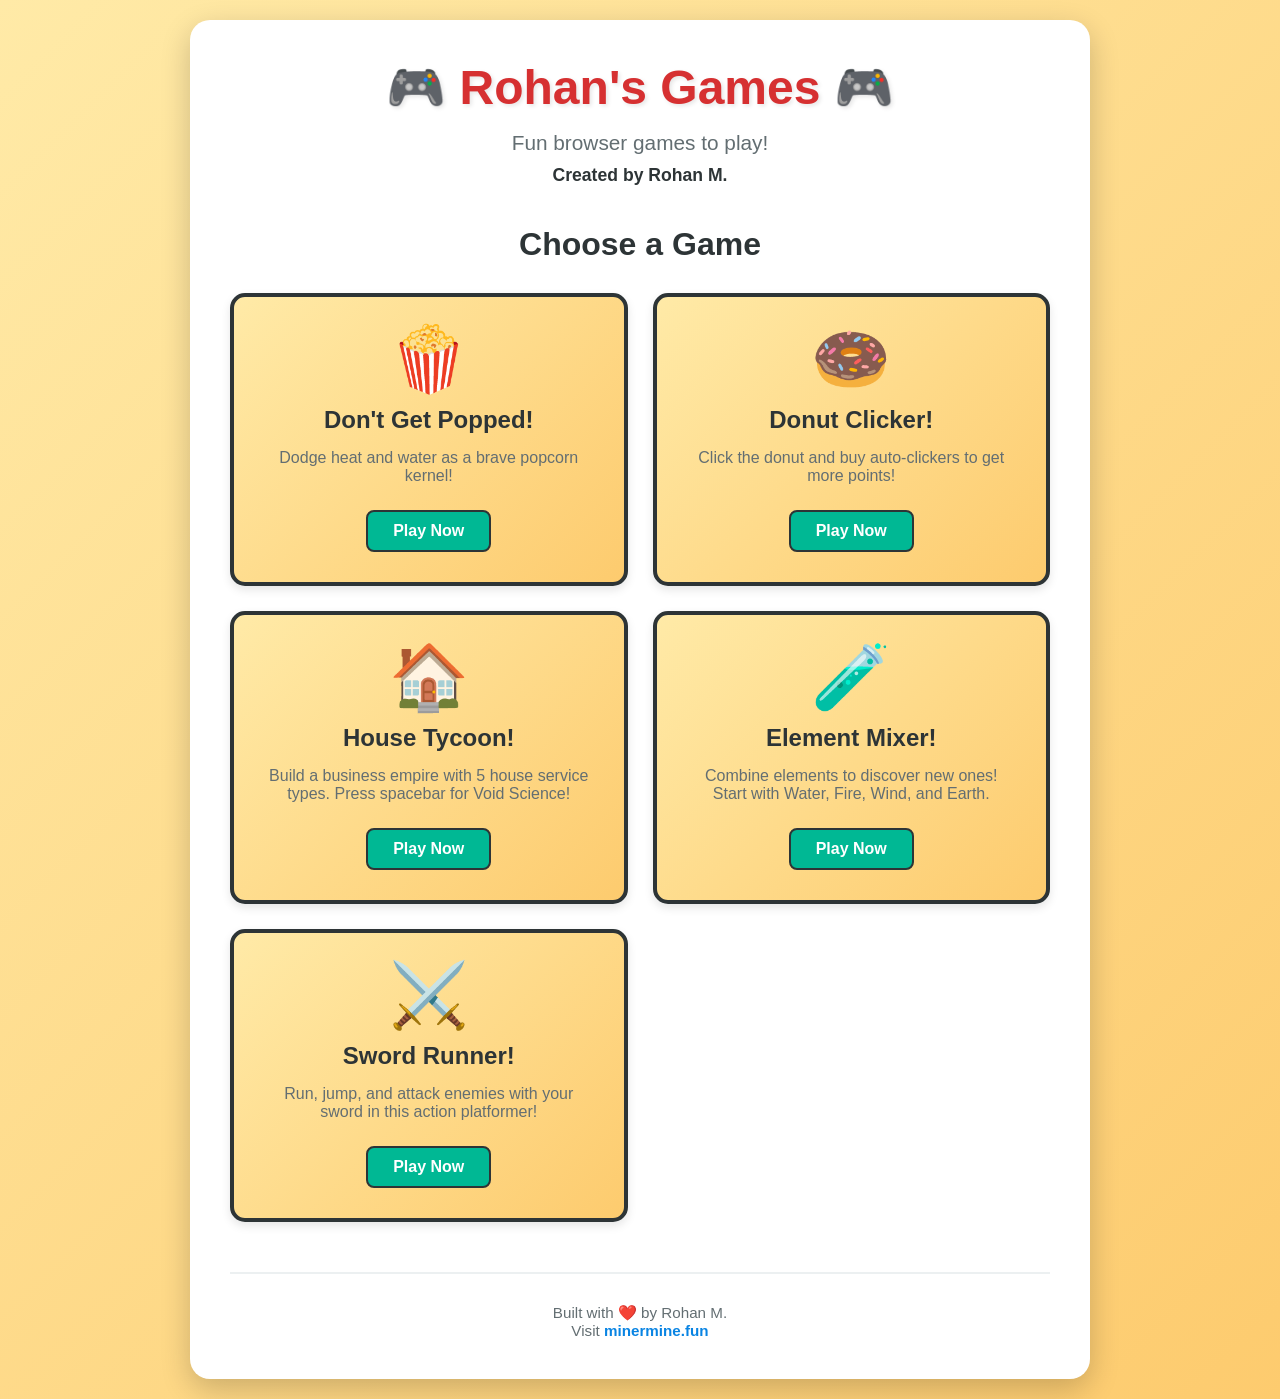
<file: index.html>
<!DOCTYPE html>
<html lang="en">
<head>
    <meta charset="UTF-8">
    <meta name="viewport" content="width=device-width, initial-scale=1.0">
    <title>Rohan's Games 🎮</title>
    <link rel="stylesheet" href="homepage.css">
</head>
<body>
    <div class="main-container">
        <header class="site-header">
            <h1>🎮 Rohan's Games 🎮</h1>
            <p class="subtitle">Fun browser games to play!</p>
            <p class="byline">Created by Rohan M.</p>
        </header>

        <section class="games-section">
            <h2>Choose a Game</h2>
            
            <div class="games-grid">
                <!-- Game 1: Don't Get Popped -->
                <a href="games/dont-get-popped/index.html" class="game-card">
                    <div class="game-icon">🍿</div>
                    <h3>Don't Get Popped!</h3>
                    <p>Dodge heat and water as a brave popcorn kernel!</p>
                    <div class="play-btn">Play Now</div>
                </a>

                <!-- Game 2: Donut Clicker -->
                <a href="games/click-frenzy/index.html" class="game-card">
                    <div class="game-icon">🍩</div>
                    <h3>Donut Clicker!</h3>
                    <p>Click the donut and buy auto-clickers to get more points!</p>
                    <div class="play-btn">Play Now</div>
                </a>

                <!-- Game 3: House Tycoon -->
                <a href="games/house-tycoon/index.html" class="game-card">
                    <div class="game-icon">🏠</div>
                    <h3>House Tycoon!</h3>
                    <p>Build a business empire with 5 house service types. Press spacebar for Void Science!</p>
                    <div class="play-btn">Play Now</div>
                </a>

                <!-- Game 4: Element Mixer -->
                <a href="games/element-mixer/index.html" class="game-card">
                    <div class="game-icon">🧪</div>
                    <h3>Element Mixer!</h3>
                    <p>Combine elements to discover new ones! Start with Water, Fire, Wind, and Earth.</p>
                    <div class="play-btn">Play Now</div>
                </a>

                <!-- Game 5: Sword Runner -->
                <a href="games/sword-runner/index.html" class="game-card">
                    <div class="game-icon">⚔️</div>
                    <h3>Sword Runner!</h3>
                    <p>Run, jump, and attack enemies with your sword in this action platformer!</p>
                    <div class="play-btn">Play Now</div>
                </a>
            </div>
        </section>

        <footer class="footer">
            <p>Built with ❤️ by Rohan M.</p>
            <p>Visit <a href="https://minermine.fun">minermine.fun</a></p>
        </footer>
    </div>
</body>
</html>
</file>
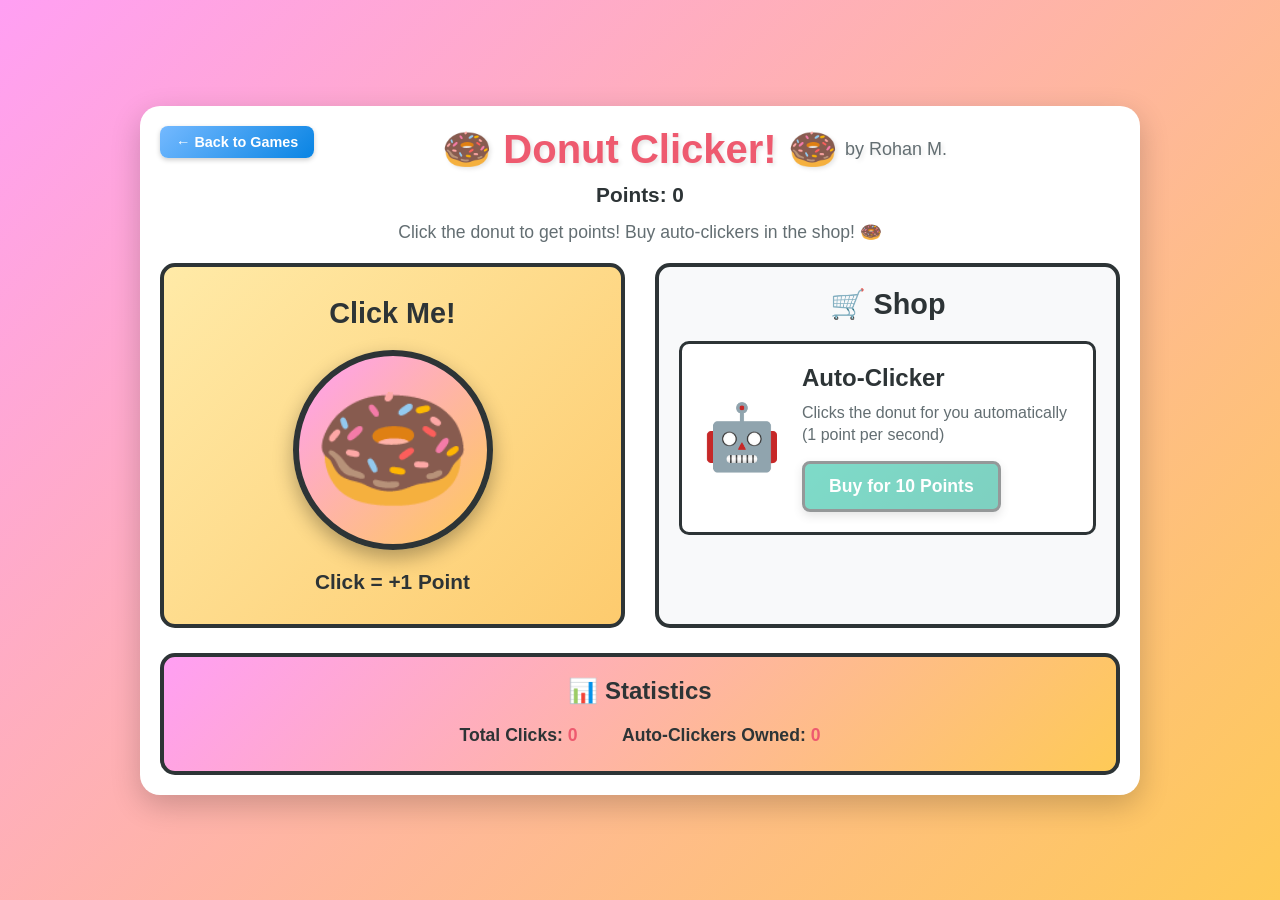
<file: games/click-frenzy/index.html>
<!DOCTYPE html>
<html lang="en">
<head>
    <meta charset="UTF-8">
    <meta name="viewport" content="width=device-width, initial-scale=1.0, maximum-scale=1.0, user-scalable=no">
    <title>Donut Clicker! 🍩</title>
    <link rel="stylesheet" href="style.css">
</head>
<body>
    <div class="game-container">
        <div class="header">
            <h1><span class="title-text">🍩 Donut Clicker! 🍩</span><span class="byline">by Rohan M.</span></h1>
            <div class="stats">
                <div class="score">Points: <span id="points">0</span></div>
            </div>
            <a href="../../index.html" class="back-btn">← Back to Games</a>
        </div>
        
        <div class="game-info">
            <p>Click the donut to get points! Buy auto-clickers in the shop! 🍩</p>
        </div>
        
        <div class="game-area">
            <!-- Main clicker -->
            <div class="clicker-section">
                <h2>Click Me!</h2>
                <button id="donutBtn" class="donut-btn">
                    <span class="donut-emoji">🍩</span>
                </button>
                <div class="click-info">Click = +1 Point</div>
            </div>
            
            <!-- Shop -->
            <div class="shop-section">
                <h2>🛒 Shop</h2>
                
                <div class="shop-item">
                    <div class="shop-icon">🤖</div>
                    <div class="shop-info">
                        <div class="shop-name">Auto-Clicker</div>
                        <div class="shop-desc">Clicks the donut for you automatically (1 point per second)</div>
                        <button id="buyAutoClicker" class="buy-btn">
                            Buy for <span id="autoClickerCost">10</span> Points
                        </button>
                    </div>
                </div>
            </div>
        </div>
        
        <!-- Particles container -->
        <div id="particlesContainer" class="particles-container"></div>
        
        <!-- Stats panel -->
        <div class="stats-panel">
            <h3>📊 Statistics</h3>
            <div class="stat-item">Total Clicks: <span id="totalClicks">0</span></div>
            <div class="stat-item">Auto-Clickers Owned: <span id="autoClickers">0</span></div>
        </div>
    </div>
    
    <script src="game.js"></script>
</body>
</html>
</file>
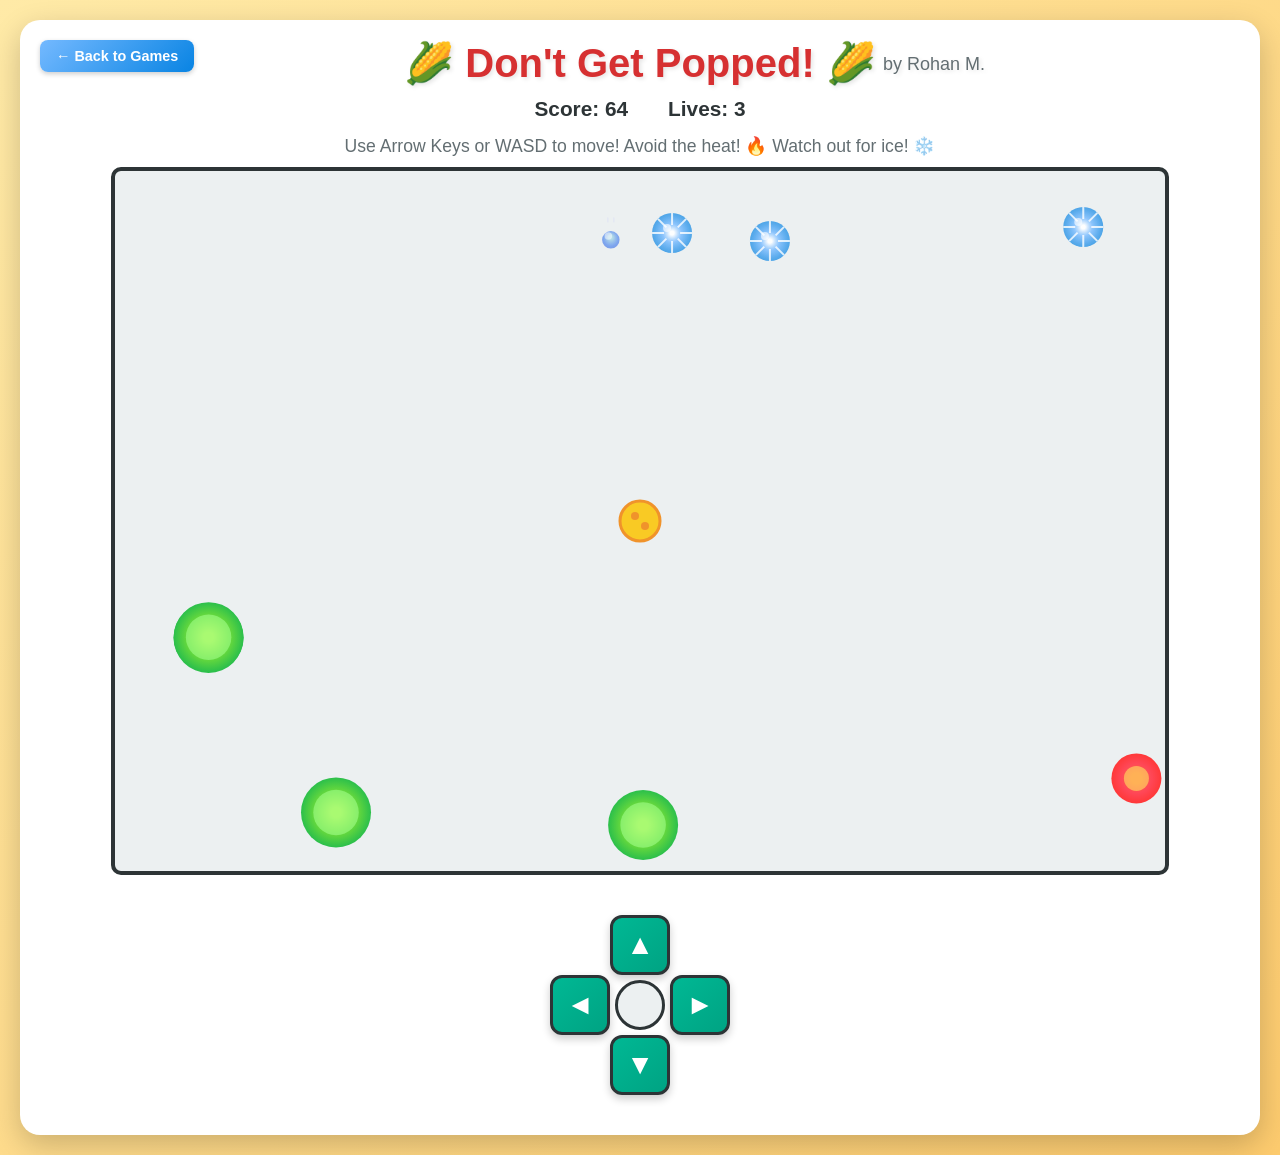
<file: games/dont-get-popped/index.html>
<!DOCTYPE html>
<html lang="en">
<head>
    <meta charset="UTF-8">
    <meta name="viewport" content="width=device-width, initial-scale=1.0, maximum-scale=1.0, user-scalable=no">
    <title>Don't Get Popped! 🍿</title>
    <link rel="stylesheet" href="style.css">
</head>
<body>
    <div class="game-container">
        <div class="header">
            <h1><span class="title-text">🌽 Don't Get Popped! 🌽</span><span class="byline">by Rohan M.</span></h1>
            <div class="stats">
                <div class="score">Score: <span id="score">0</span></div>
                <div class="lives">Lives: <span id="lives">3</span></div>
                <button id="addLifeBtn" class="add-life-btn hidden">+ Life</button>
            </div>
            <a href="../../index.html" class="back-btn">← Back to Games</a>
        </div>
        
        <div class="game-info">
            <p id="controlsText">Use Arrow Keys or WASD to move! Avoid the heat! 🔥 Watch out for ice! ❄️</p>
        </div>
        
        <canvas id="gameCanvas"></canvas>
        
        <!-- Mobile Controls -->
        <div id="mobileControls" class="mobile-controls hidden">
            <div class="dpad">
                <button class="dpad-btn dpad-up" data-direction="up">▲</button>
                <button class="dpad-btn dpad-down" data-direction="down">▼</button>
                <button class="dpad-btn dpad-left" data-direction="left">◄</button>
                <button class="dpad-btn dpad-right" data-direction="right">►</button>
                <div class="dpad-center"></div>
            </div>
        </div>
        
        <div id="gameOver" class="game-over hidden">
            <h2>Game Over! 🍿</h2>
            <p>You got popped!</p>
            <p>Final Score: <span id="finalScore">0</span></p>
            <button id="restartBtn">Play Again</button>
        </div>
    </div>
    
    <script src="game.js"></script>
</body>
</html>
</file>
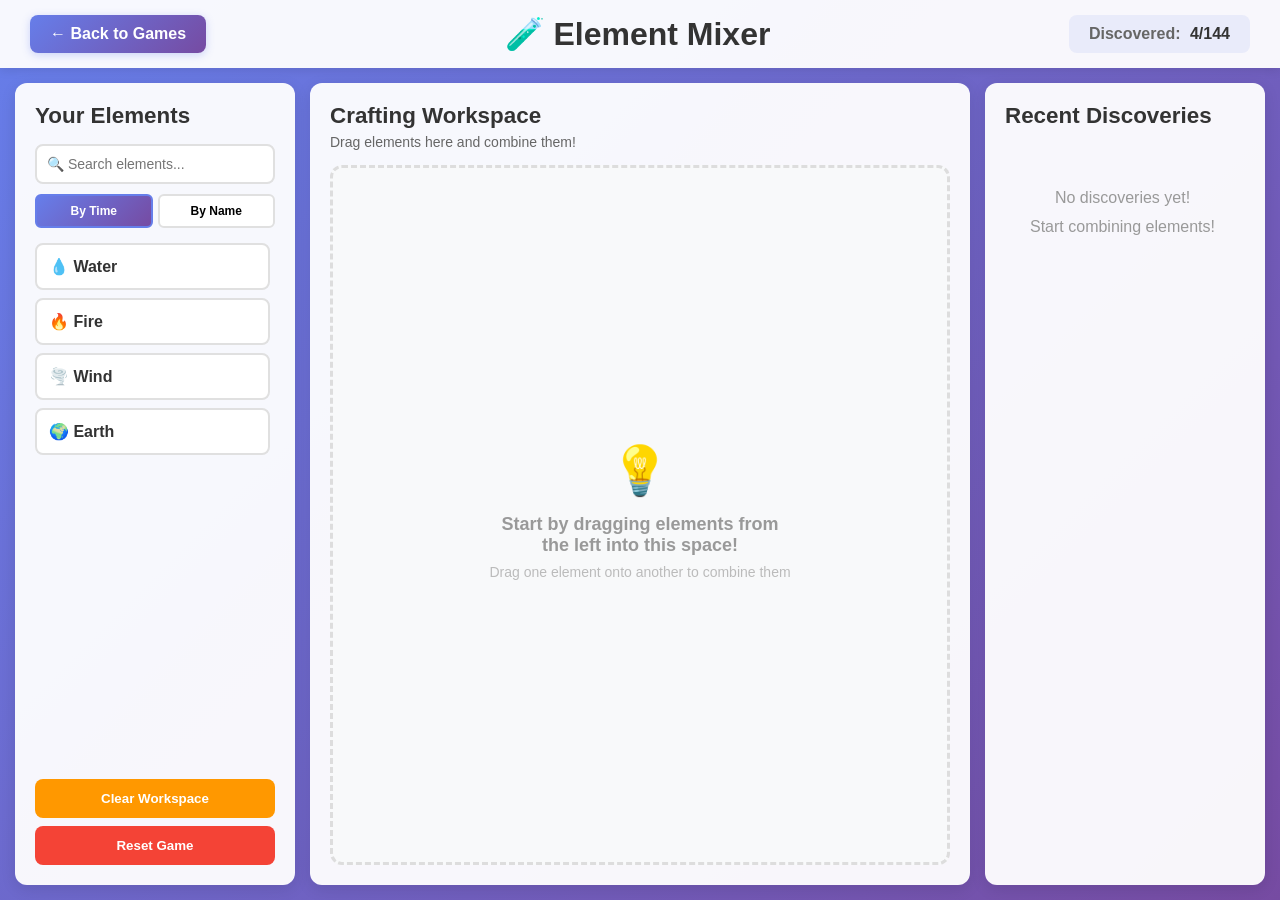
<file: games/element-mixer/index.html>
<!DOCTYPE html>
<html lang="en">
<head>
    <meta charset="UTF-8">
    <meta name="viewport" content="width=device-width, initial-scale=1.0">
    <title>Element Mixer - Rohan's Games</title>
    <link rel="stylesheet" href="style.css">
</head>
<body>
    <div class="game-container">
        <header class="game-header">
            <a href="../../index.html" class="back-btn">← Back to Games</a>
            <h1>🧪 Element Mixer</h1>
            <div class="stats">
                <span class="stat">
                    <span class="stat-label">Discovered:</span>
                    <span id="discovered-count">4</span>/<span id="total-count">100+</span>
                </span>
            </div>
        </header>

        <div class="main-content">
            <!-- Left Sidebar: Element List -->
            <aside class="sidebar">
                <h2>Your Elements</h2>
                <div class="search-box">
                    <input type="text" id="search-input" placeholder="🔍 Search elements...">
                </div>
                <div class="sort-buttons">
                    <button class="sort-btn active" data-sort="time">By Time</button>
                    <button class="sort-btn" data-sort="name">By Name</button>
                </div>
                <div id="element-list" class="element-list">
                    <!-- Elements will be populated by JavaScript -->
                </div>
                <button id="clear-workspace" class="clear-btn">Clear Workspace</button>
                <button id="reset-game" class="reset-btn">Reset Game</button>
            </aside>

            <!-- Center: Crafting Workspace -->
            <main class="workspace">
                <div class="workspace-header">
                    <h3>Crafting Workspace</h3>
                    <p class="instruction">Drag elements here and combine them!</p>
                </div>
                <div id="workspace" class="workspace-canvas">
                    <div class="hint">
                        <span class="hint-icon">💡</span>
                        <p>Start by dragging elements from the left into this space!</p>
                        <p class="hint-sub">Drag one element onto another to combine them</p>
                    </div>
                </div>
            </main>

            <!-- Right Sidebar: Recent Discoveries -->
            <aside class="discoveries">
                <h2>Recent Discoveries</h2>
                <div id="discoveries-list" class="discoveries-list">
                    <p class="no-discoveries">No discoveries yet!<br>Start combining elements!</p>
                </div>
            </aside>
        </div>

        <!-- Combination Result Popup -->
        <div id="result-popup" class="result-popup hidden">
            <div class="result-content">
                <div class="result-icon">✨</div>
                <div id="result-element" class="result-element"></div>
                <div id="result-message" class="result-message"></div>
            </div>
        </div>
    </div>

    <script src="game.js"></script>
</body>
</html>
</file>
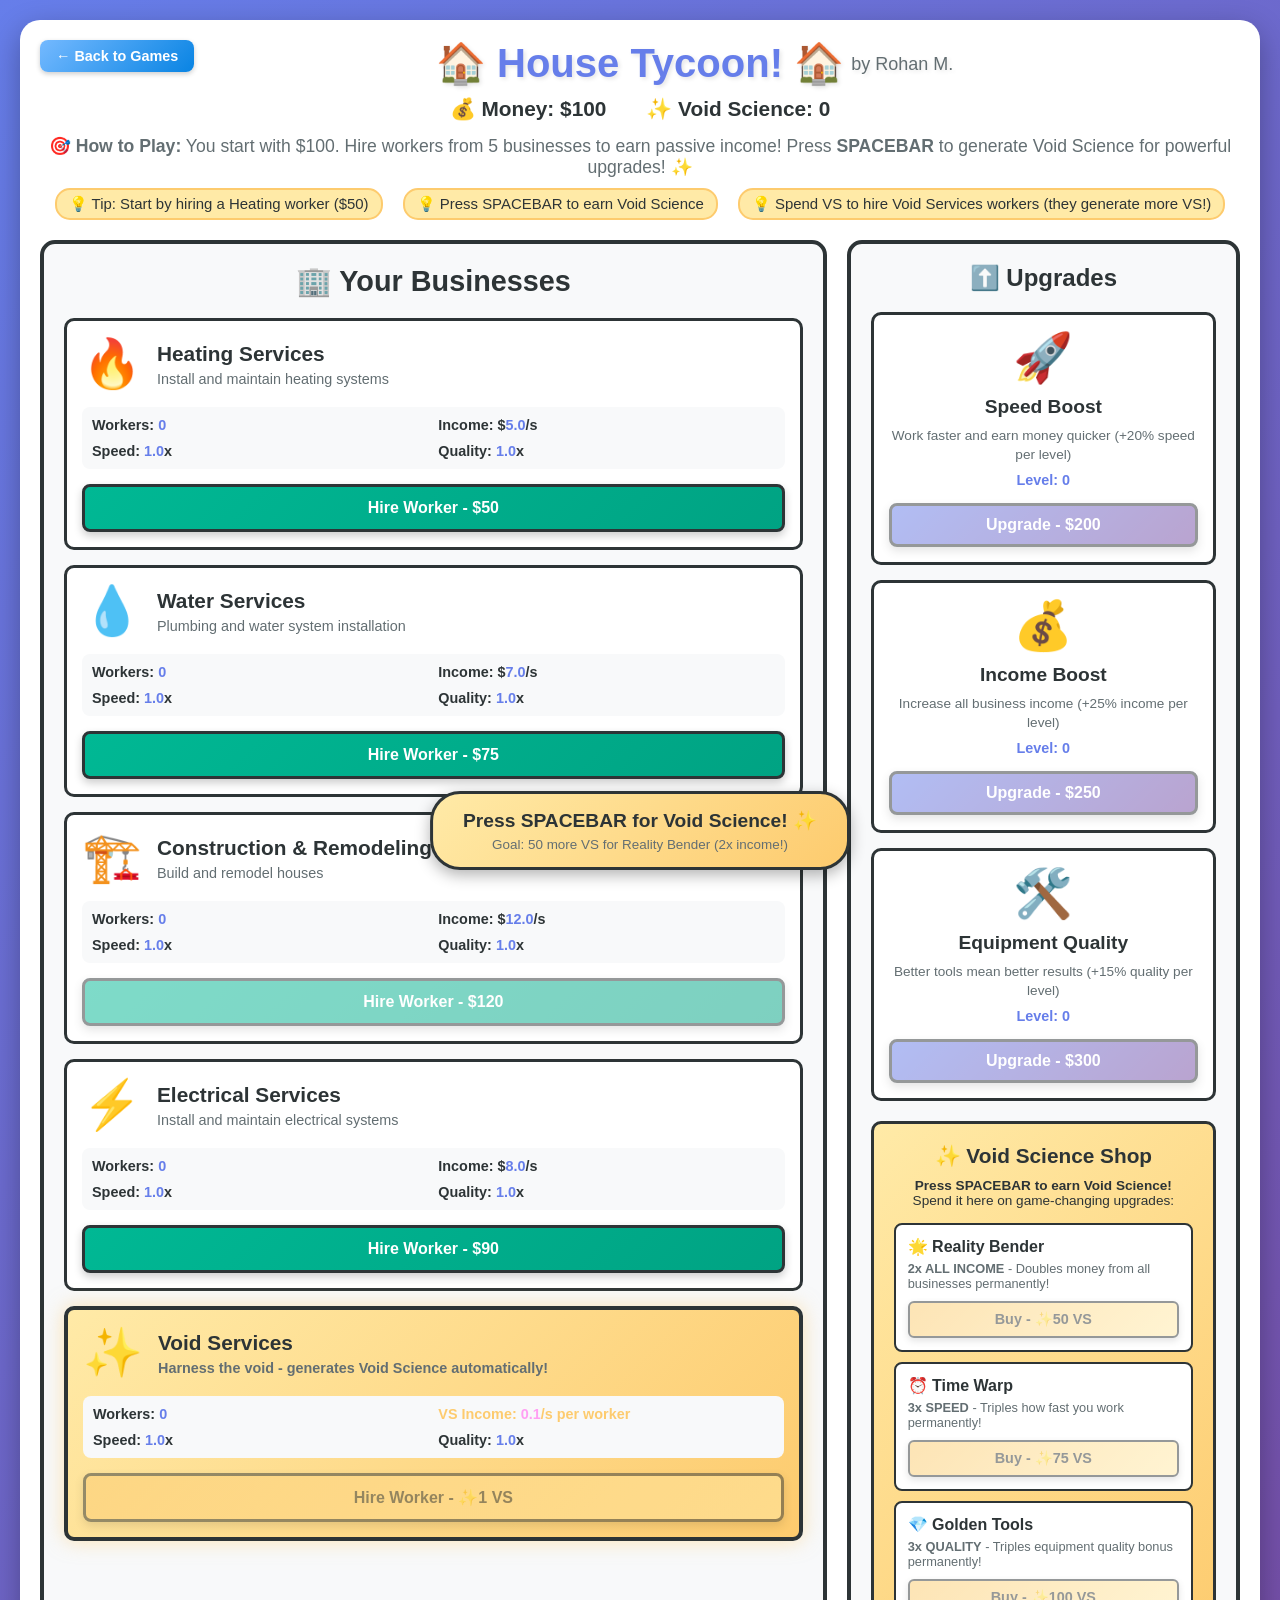
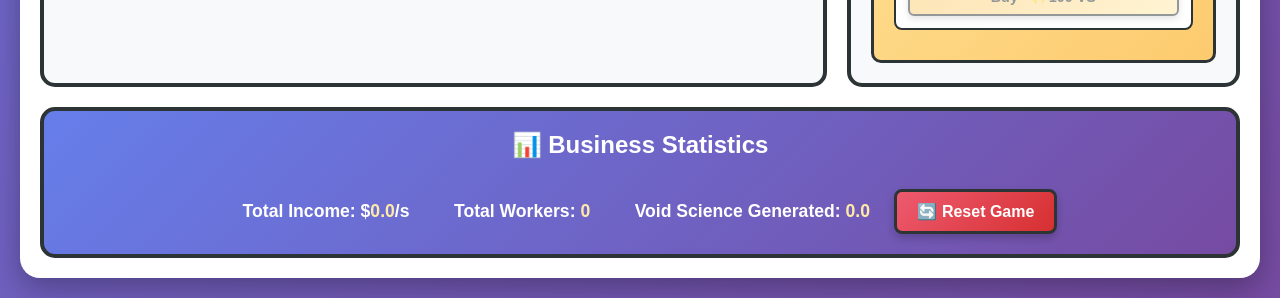
<file: games/house-tycoon/index.html>
<!DOCTYPE html>
<html lang="en">
<head>
    <meta charset="UTF-8">
    <meta name="viewport" content="width=device-width, initial-scale=1.0, maximum-scale=1.0, user-scalable=no">
    <title>House Tycoon! 🏠</title>
    <link rel="stylesheet" href="style.css">
</head>
<body>
    <div class="game-container">
        <div class="header">
            <h1><span class="title-text">🏠 House Tycoon! 🏠</span><span class="byline">by Rohan M.</span></h1>
            <div class="stats">
                <div class="money">💰 Money: $<span id="money">0</span></div>
                <div class="void-science">✨ Void Science: <span id="voidScience">0</span> <span class="vs-rate" id="vsRate">(+0/s)</span></div>
            </div>
            <a href="../../index.html" class="back-btn">← Back to Games</a>
        </div>
        
        <div class="game-info">
            <p>🎯 <strong>How to Play:</strong> You start with $100. Hire workers from 5 businesses to earn passive income! Press <strong>SPACEBAR</strong> to generate Void Science for powerful upgrades! ✨</p>
            <div class="tutorial-tips">
                <span class="tip">💡 Tip: Start by hiring a Heating worker ($50)</span>
                <span class="tip">💡 Press SPACEBAR to earn Void Science</span>
                <span class="tip">💡 Spend VS to hire Void Services workers (they generate more VS!)</span>
            </div>
        </div>
        
        <div class="game-area">
            <!-- Businesses Section -->
            <div class="businesses-section">
                <h2>🏢 Your Businesses</h2>
                
                <div class="business-card" data-business="heating">
                    <div class="business-header">
                        <div class="business-icon">🔥</div>
                        <div class="business-info">
                            <div class="business-name">Heating Services</div>
                            <div class="business-desc">Install and maintain heating systems</div>
                        </div>
                    </div>
                    <div class="business-stats">
                        <div class="stat">Workers: <span class="workers">0</span></div>
                        <div class="stat">Income: $<span class="income">5</span>/s</div>
                        <div class="stat">Speed: <span class="speed">1</span>x</div>
                        <div class="stat">Quality: <span class="quality">1</span>x</div>
                    </div>
                    <button class="hire-btn" data-business="heating">
                        Hire Worker - $<span class="hire-cost">50</span>
                    </button>
                </div>

                <div class="business-card" data-business="water">
                    <div class="business-header">
                        <div class="business-icon">💧</div>
                        <div class="business-info">
                            <div class="business-name">Water Services</div>
                            <div class="business-desc">Plumbing and water system installation</div>
                        </div>
                    </div>
                    <div class="business-stats">
                        <div class="stat">Workers: <span class="workers">0</span></div>
                        <div class="stat">Income: $<span class="income">7</span>/s</div>
                        <div class="stat">Speed: <span class="speed">1</span>x</div>
                        <div class="stat">Quality: <span class="quality">1</span>x</div>
                    </div>
                    <button class="hire-btn" data-business="water">
                        Hire Worker - $<span class="hire-cost">75</span>
                    </button>
                </div>

                <div class="business-card" data-business="construction">
                    <div class="business-header">
                        <div class="business-icon">🏗️</div>
                        <div class="business-info">
                            <div class="business-name">Construction & Remodeling</div>
                            <div class="business-desc">Build and remodel houses</div>
                        </div>
                    </div>
                    <div class="business-stats">
                        <div class="stat">Workers: <span class="workers">0</span></div>
                        <div class="stat">Income: $<span class="income">12</span>/s</div>
                        <div class="stat">Speed: <span class="speed">1</span>x</div>
                        <div class="stat">Quality: <span class="quality">1</span>x</div>
                    </div>
                    <button class="hire-btn" data-business="construction">
                        Hire Worker - $<span class="hire-cost">120</span>
                    </button>
                </div>

                <div class="business-card" data-business="electricity">
                    <div class="business-header">
                        <div class="business-icon">⚡</div>
                        <div class="business-info">
                            <div class="business-name">Electrical Services</div>
                            <div class="business-desc">Install and maintain electrical systems</div>
                        </div>
                    </div>
                    <div class="business-stats">
                        <div class="stat">Workers: <span class="workers">0</span></div>
                        <div class="stat">Income: $<span class="income">8</span>/s</div>
                        <div class="stat">Speed: <span class="speed">1</span>x</div>
                        <div class="stat">Quality: <span class="quality">1</span>x</div>
                    </div>
                    <button class="hire-btn" data-business="electricity">
                        Hire Worker - $<span class="hire-cost">90</span>
                    </button>
                </div>

                <div class="business-card void-business" data-business="void">
                    <div class="business-header">
                        <div class="business-icon">✨</div>
                        <div class="business-info">
                            <div class="business-name">Void Services</div>
                            <div class="business-desc">Harness the void - generates Void Science automatically!</div>
                        </div>
                    </div>
                    <div class="business-stats">
                        <div class="stat">Workers: <span class="workers">0</span></div>
                        <div class="stat void-stat">VS Income: <span class="income">0.1</span>/s per worker</div>
                        <div class="stat">Speed: <span class="speed">1</span>x</div>
                        <div class="stat">Quality: <span class="quality">1</span>x</div>
                    </div>
                    <button class="hire-btn void-hire-btn" data-business="void">
                        Hire Worker - ✨<span class="hire-cost">1</span> VS
                    </button>
                </div>
            </div>

            <!-- Upgrades Section -->
            <div class="upgrades-section">
                <h2>⬆️ Upgrades</h2>
                
                <div class="upgrade-card">
                    <div class="upgrade-icon">🚀</div>
                    <div class="upgrade-info">
                        <div class="upgrade-name">Speed Boost</div>
                        <div class="upgrade-desc">Work faster and earn money quicker (+20% speed per level)</div>
                        <div class="upgrade-level">Level: <span id="speedLevel">0</span></div>
                    </div>
                    <button id="buySpeed" class="upgrade-btn">
                        Upgrade - $<span id="speedCost">200</span>
                    </button>
                </div>

                <div class="upgrade-card">
                    <div class="upgrade-icon">💰</div>
                    <div class="upgrade-info">
                        <div class="upgrade-name">Income Boost</div>
                        <div class="upgrade-desc">Increase all business income (+25% income per level)</div>
                        <div class="upgrade-level">Level: <span id="incomeLevel">0</span></div>
                    </div>
                    <button id="buyIncome" class="upgrade-btn">
                        Upgrade - $<span id="incomeCost">250</span>
                    </button>
                </div>

                <div class="upgrade-card">
                    <div class="upgrade-icon">🛠️</div>
                    <div class="upgrade-info">
                        <div class="upgrade-name">Equipment Quality</div>
                        <div class="upgrade-desc">Better tools mean better results (+15% quality per level)</div>
                        <div class="upgrade-level">Level: <span id="equipmentLevel">0</span></div>
                    </div>
                    <button id="buyEquipment" class="upgrade-btn">
                        Upgrade - $<span id="equipmentCost">300</span>
                    </button>
                </div>

                <!-- Void Science Shop -->
                <div class="void-section">
                    <h3>✨ Void Science Shop</h3>
                    <p class="void-desc"><strong>Press SPACEBAR to earn Void Science!</strong> Spend it here on game-changing upgrades:</p>
                    
                    <div class="void-upgrade">
                        <div class="void-upgrade-name">🌟 Reality Bender</div>
                        <div class="void-upgrade-desc"><strong>2x ALL INCOME</strong> - Doubles money from all businesses permanently!</div>
                        <button id="buyReality" class="void-btn">
                            Buy - ✨<span id="realityCost">50</span> VS
                        </button>
                    </div>

                    <div class="void-upgrade">
                        <div class="void-upgrade-name">⏰ Time Warp</div>
                        <div class="void-upgrade-desc"><strong>3x SPEED</strong> - Triples how fast you work permanently!</div>
                        <button id="buyTimeWarp" class="void-btn">
                            Buy - ✨<span id="timeWarpCost">75</span> VS
                        </button>
                    </div>

                    <div class="void-upgrade">
                        <div class="void-upgrade-name">💎 Golden Tools</div>
                        <div class="void-upgrade-desc"><strong>3x QUALITY</strong> - Triples equipment quality bonus permanently!</div>
                        <button id="buyGoldenTools" class="void-btn">
                            Buy - ✨<span id="goldenToolsCost">100</span> VS
                        </button>
                    </div>
                </div>
            </div>
        </div>

        <!-- Stats Panel -->
        <div class="stats-panel">
            <h3>📊 Business Statistics</h3>
            <div class="stat-item">Total Income: $<span id="totalIncome">0</span>/s</div>
            <div class="stat-item">Total Workers: <span id="totalWorkers">0</span></div>
            <div class="stat-item">Void Science Generated: <span id="totalVoidScience">0</span></div>
            <button id="resetGame" class="reset-btn">🔄 Reset Game</button>
        </div>

        <!-- Spacebar Indicator -->
        <div id="spacebarIndicator" class="spacebar-indicator">
            <div>Press <strong>SPACEBAR</strong> for Void Science! ✨</div>
            <div class="vs-goal">Goal: Get 50 VS for Reality Bender (2x income!)</div>
        </div>
    </div>
    
    <script src="game.js"></script>
</body>
</html>
</file>
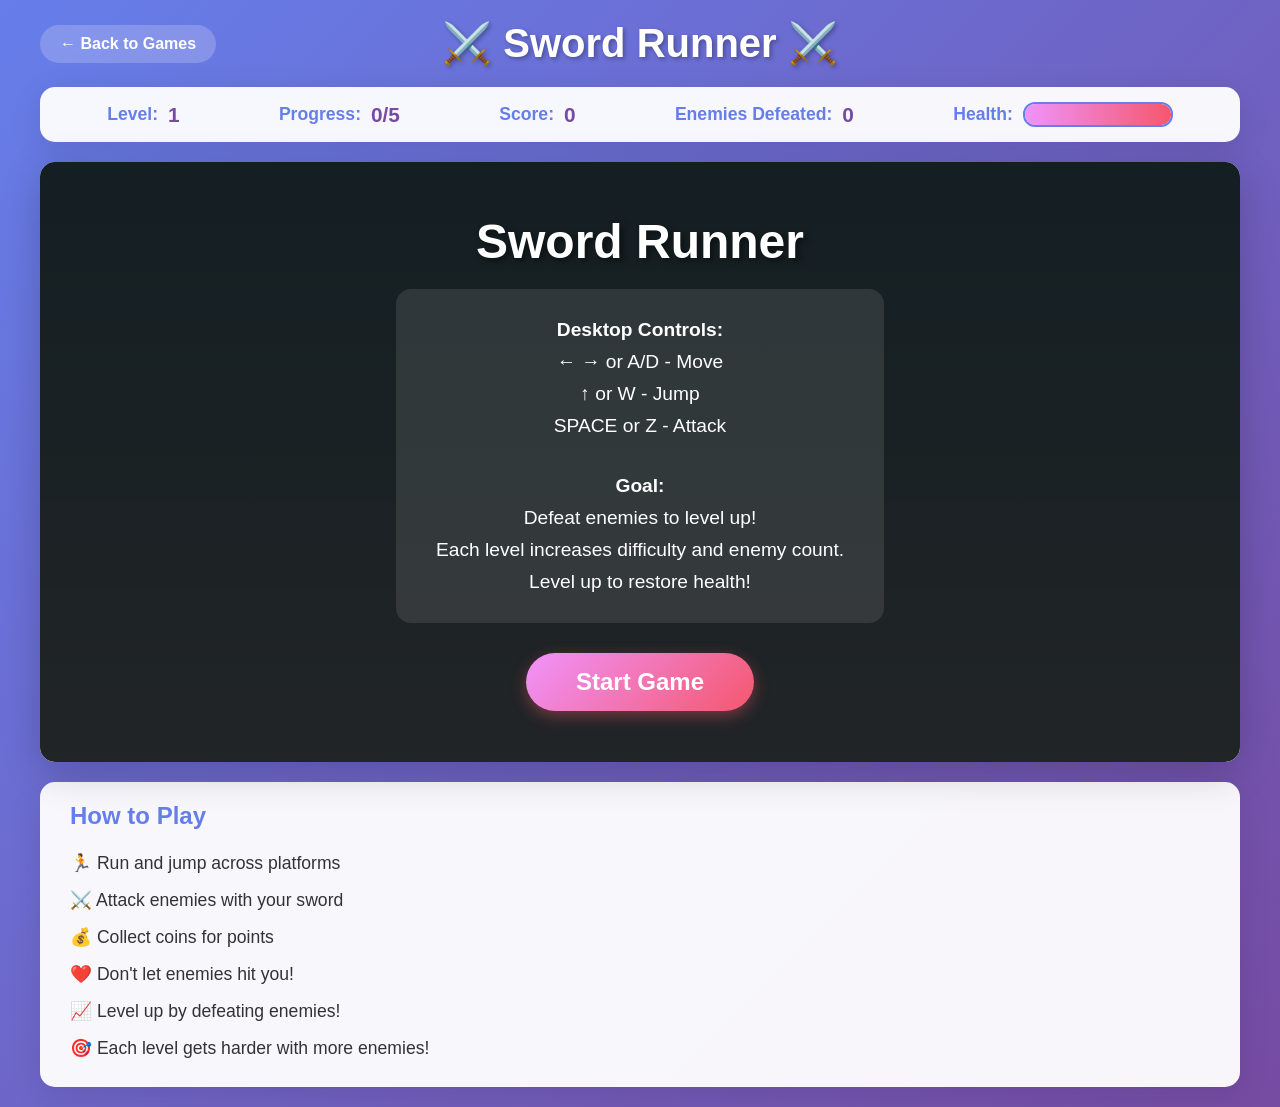
<file: games/sword-runner/index.html>
<!DOCTYPE html>
<html lang="en">
<head>
    <meta charset="UTF-8">
    <meta name="viewport" content="width=device-width, initial-scale=1.0">
    <title>Sword Runner - Rohan's Games</title>
    <link rel="stylesheet" href="style.css">
</head>
<body>
    <div class="game-container">
        <header class="game-header">
            <a href="../../index.html" class="back-btn">← Back to Games</a>
            <h1>⚔️ Sword Runner ⚔️</h1>
        </header>

        <div class="info-panel">
            <div class="stat-item">
                <span class="stat-label">Level:</span>
                <span id="current-level" class="stat-value">1</span>
            </div>
            <div class="stat-item">
                <span class="stat-label">Progress:</span>
                <span id="level-progress" class="stat-value">0/5</span>
            </div>
            <div class="stat-item">
                <span class="stat-label">Score:</span>
                <span id="score" class="stat-value">0</span>
            </div>
            <div class="stat-item">
                <span class="stat-label">Enemies Defeated:</span>
                <span id="enemies-defeated" class="stat-value">0</span>
            </div>
            <div class="stat-item">
                <span class="stat-label">Health:</span>
                <div class="health-bar">
                    <div id="health-fill" class="health-fill"></div>
                </div>
            </div>
        </div>

        <div class="canvas-wrapper">
            <canvas id="gameCanvas"></canvas>
            <div id="game-over-screen" class="game-over-screen hidden">
                <h2>Game Over!</h2>
                <p>Final Level: <span id="final-level">1</span></p>
                <p>Final Score: <span id="final-score">0</span></p>
                <p>Enemies Defeated: <span id="final-enemies">0</span></p>
                <button id="restart-btn" class="restart-btn">Play Again</button>
            </div>
            <div id="start-screen" class="start-screen">
                <h2>Sword Runner</h2>
                <div class="instructions">
                    <p><strong>Desktop Controls:</strong></p>
                    <p>← → or A/D - Move</p>
                    <p>↑ or W - Jump</p>
                    <p>SPACE or Z - Attack</p>
                    <br>
                    <p><strong>Goal:</strong></p>
                    <p>Defeat enemies to level up!</p>
                    <p>Each level increases difficulty and enemy count.</p>
                    <p>Level up to restore health!</p>
                </div>
                <button id="start-btn" class="start-btn">Start Game</button>
            </div>
        </div>

        <!-- Mobile Controls -->
        <div id="mobile-controls" class="mobile-controls hidden">
            <div class="control-section left-controls">
                <button class="control-btn move-btn" data-action="left">←</button>
                <button class="control-btn move-btn" data-action="right">→</button>
            </div>
            <div class="control-section right-controls">
                <button class="control-btn action-btn" data-action="jump">JUMP</button>
                <button class="control-btn action-btn" data-action="attack">⚔️</button>
            </div>
        </div>

        <div class="instructions-text">
            <h3>How to Play</h3>
            <ul>
                <li>🏃 Run and jump across platforms</li>
                <li>⚔️ Attack enemies with your sword</li>
                <li>💰 Collect coins for points</li>
                <li>❤️ Don't let enemies hit you!</li>
                <li>📈 Level up by defeating enemies!</li>
                <li>🎯 Each level gets harder with more enemies!</li>
            </ul>
        </div>
    </div>

    <script src="game.js"></script>
</body>
</html>
</file>
<file: homepage.css>
* {
    margin: 0;
    padding: 0;
    box-sizing: border-box;
}

body {
    font-family: 'Arial', sans-serif;
    background: linear-gradient(135deg, #ffeaa7 0%, #fdcb6e 100%);
    min-height: 100vh;
    padding: 20px;
    display: flex;
    justify-content: center;
    align-items: center;
}

.main-container {
    background: white;
    border-radius: 20px;
    padding: 40px;
    box-shadow: 0 10px 30px rgba(0, 0, 0, 0.2);
    max-width: 900px;
    width: 100%;
    text-align: center;
}

.site-header {
    margin-bottom: 40px;
}

.site-header h1 {
    color: #d63031;
    font-size: 3em;
    margin-bottom: 15px;
    text-shadow: 2px 2px 4px rgba(0, 0, 0, 0.1);
}

.site-header .subtitle {
    color: #636e72;
    font-size: 1.3em;
    font-weight: normal;
}

.site-header .byline {
    color: #2d3436;
    font-size: 1.1em;
    margin-top: 10px;
    font-weight: bold;
}

.games-section {
    margin-top: 30px;
}

.games-section h2 {
    color: #2d3436;
    font-size: 2em;
    margin-bottom: 30px;
}

.games-grid {
    display: grid;
    grid-template-columns: repeat(auto-fit, minmax(280px, 1fr));
    gap: 25px;
    margin-top: 20px;
}

.game-card {
    background: linear-gradient(135deg, #ffeaa7 0%, #fdcb6e 100%);
    border: 4px solid #2d3436;
    border-radius: 15px;
    padding: 30px;
    text-decoration: none;
    color: #2d3436;
    transition: all 0.3s;
    box-shadow: 0 4px 10px rgba(0, 0, 0, 0.1);
    display: flex;
    flex-direction: column;
    align-items: center;
    gap: 15px;
}

.game-card:hover {
    transform: translateY(-5px);
    box-shadow: 0 8px 20px rgba(0, 0, 0, 0.2);
    background: linear-gradient(135deg, #fdcb6e 0%, #ffeaa7 100%);
}

.game-card:active {
    transform: translateY(-2px);
}

.game-icon {
    font-size: 4em;
    line-height: 1;
}

.game-card h3 {
    font-size: 1.5em;
    margin: 0;
}

.game-card p {
    font-size: 1em;
    color: #636e72;
    margin: 0;
}

.game-card .play-btn {
    margin-top: 10px;
    padding: 10px 25px;
    background: #00b894;
    color: white;
    border: 2px solid #2d3436;
    border-radius: 8px;
    font-weight: bold;
    font-size: 1em;
    transition: all 0.2s;
}

.game-card:hover .play-btn {
    background: #00a383;
    transform: scale(1.05);
}

.coming-soon {
    opacity: 0.6;
    cursor: default;
    pointer-events: none;
}

.coming-soon-badge {
    background: #636e72;
    color: white;
    padding: 5px 15px;
    border-radius: 20px;
    font-size: 0.8em;
    font-weight: bold;
}

.footer {
    margin-top: 50px;
    padding-top: 30px;
    border-top: 2px solid #ecf0f1;
    color: #636e72;
    font-size: 0.95em;
}

.footer a {
    color: #0984e3;
    text-decoration: none;
    font-weight: bold;
}

.footer a:hover {
    text-decoration: underline;
}

/* Responsive */
@media screen and (max-width: 768px) {
    .main-container {
        padding: 30px 20px;
    }
    
    .site-header h1 {
        font-size: 2.2em;
    }
    
    .site-header .subtitle {
        font-size: 1.1em;
    }
    
    .games-section h2 {
        font-size: 1.6em;
    }
    
    .games-grid {
        grid-template-columns: 1fr;
        gap: 20px;
    }
}

@media screen and (max-width: 480px) {
    body {
        padding: 15px;
    }
    
    .main-container {
        padding: 25px 15px;
    }
    
    .site-header h1 {
        font-size: 1.8em;
    }
    
    .site-header .subtitle {
        font-size: 1em;
    }
    
    .site-header .byline {
        font-size: 0.95em;
    }
    
    .games-section h2 {
        font-size: 1.4em;
    }
    
    .game-icon {
        font-size: 3em;
    }
    
    .game-card h3 {
        font-size: 1.3em;
    }
}
</file>
<file: games/click-frenzy/style.css>
* {
    margin: 0;
    padding: 0;
    box-sizing: border-box;
}

body {
    font-family: 'Arial', sans-serif;
    background: linear-gradient(135deg, #ff9ff3 0%, #feca57 100%);
    display: flex;
    justify-content: center;
    align-items: center;
    min-height: 100vh;
    padding: 20px;
}

.game-container {
    background: white;
    border-radius: 20px;
    padding: 20px;
    box-shadow: 0 10px 30px rgba(0, 0, 0, 0.2);
    max-width: 1000px;
    width: 100%;
}

.header {
    text-align: center;
    margin-bottom: 15px;
    position: relative;
}

.back-btn {
    position: absolute;
    top: 0;
    left: 0;
    padding: 8px 16px;
    background: linear-gradient(135deg, #74b9ff 0%, #0984e3 100%);
    color: white;
    text-decoration: none;
    border-radius: 8px;
    font-weight: bold;
    font-size: 0.9em;
    transition: all 0.3s;
    box-shadow: 0 2px 5px rgba(0, 0, 0, 0.2);
}

.back-btn:hover {
    background: linear-gradient(135deg, #0984e3 0%, #0652b8 100%);
    transform: scale(1.05);
}

.back-btn:active {
    transform: scale(0.95);
}

.header h1 {
    color: #ee5a6f;
    font-size: 2.5em;
    margin-bottom: 10px;
    text-shadow: 2px 2px 4px rgba(0, 0, 0, 0.1);
    position: relative;
    display: inline-block;
}

.title-text {
    display: inline-block;
}

.byline {
    font-size: 0.45em;
    font-weight: normal;
    color: #636e72;
    position: absolute;
    left: 100%;
    top: 50%;
    transform: translateY(-50%);
    margin-left: 0.4em;
    white-space: nowrap;
}

.stats {
    display: flex;
    justify-content: center;
    align-items: center;
    gap: 40px;
    font-size: 1.3em;
    font-weight: bold;
    color: #2d3436;
    flex-wrap: wrap;
}

.game-info {
    text-align: center;
    margin-bottom: 20px;
    color: #636e72;
    font-size: 1.1em;
}

.game-area {
    display: grid;
    grid-template-columns: 1fr 1fr;
    gap: 30px;
    margin-top: 20px;
}

/* Clicker Section */
.clicker-section {
    display: flex;
    flex-direction: column;
    align-items: center;
    justify-content: center;
    padding: 30px;
    background: linear-gradient(135deg, #ffeaa7 0%, #fdcb6e 100%);
    border-radius: 15px;
    border: 4px solid #2d3436;
}

.clicker-section h2 {
    color: #2d3436;
    font-size: 1.8em;
    margin-bottom: 20px;
}

.donut-btn {
    width: 200px;
    height: 200px;
    border-radius: 50%;
    border: 6px solid #2d3436;
    background: linear-gradient(135deg, #ff9ff3 0%, #feca57 100%);
    cursor: pointer;
    font-size: 8em;
    display: flex;
    align-items: center;
    justify-content: center;
    transition: all 0.1s;
    box-shadow: 0 8px 20px rgba(0, 0, 0, 0.3);
    user-select: none;
    -webkit-user-select: none;
    position: relative;
    overflow: hidden;
}

.donut-btn:hover {
    transform: scale(1.1);
    box-shadow: 0 10px 25px rgba(0, 0, 0, 0.4);
}

.donut-btn:active {
    transform: scale(0.95);
    box-shadow: 0 5px 15px rgba(0, 0, 0, 0.3);
}

.donut-emoji {
    position: relative;
    z-index: 1;
    animation: spin 4s linear infinite;
}

@keyframes spin {
    from { transform: rotate(0deg); }
    to { transform: rotate(360deg); }
}

.click-info {
    margin-top: 20px;
    font-size: 1.3em;
    font-weight: bold;
    color: #2d3436;
}

/* Shop Section */
.shop-section {
    padding: 20px;
    background: #f8f9fa;
    border-radius: 15px;
    border: 4px solid #2d3436;
}

.shop-section h2 {
    color: #2d3436;
    margin-bottom: 20px;
    text-align: center;
    font-size: 1.8em;
}

.shop-item {
    background: white;
    border: 3px solid #2d3436;
    border-radius: 10px;
    padding: 20px;
    display: flex;
    gap: 20px;
    align-items: center;
}

.shop-icon {
    font-size: 4em;
    min-width: 80px;
    text-align: center;
}

.shop-info {
    flex: 1;
}

.shop-name {
    font-weight: bold;
    color: #2d3436;
    font-size: 1.5em;
    margin-bottom: 10px;
}

.shop-desc {
    font-size: 1em;
    color: #636e72;
    margin-bottom: 15px;
    line-height: 1.4;
}

.buy-btn {
    padding: 12px 24px;
    font-size: 1.1em;
    background: linear-gradient(135deg, #00b894 0%, #00a383 100%);
    color: white;
    border: 3px solid #2d3436;
    border-radius: 8px;
    cursor: pointer;
    font-weight: bold;
    transition: all 0.2s;
    box-shadow: 0 4px 8px rgba(0, 0, 0, 0.2);
}

.buy-btn:hover {
    background: linear-gradient(135deg, #00a383 0%, #009874 100%);
    transform: scale(1.05);
}

.buy-btn:active {
    transform: scale(0.95);
    box-shadow: 0 2px 4px rgba(0, 0, 0, 0.2);
}

.buy-btn.disabled {
    opacity: 0.5;
    cursor: not-allowed;
    transform: none !important;
}

/* Particles */
.particles-container {
    position: fixed;
    top: 0;
    left: 0;
    width: 100%;
    height: 100%;
    pointer-events: none;
    z-index: 1000;
}

.particle {
    position: absolute;
    font-size: 3em;
    pointer-events: none;
    animation: particleFloat 1.5s ease-out forwards;
}

@keyframes particleFloat {
    0% {
        opacity: 1;
        transform: translateY(0) scale(1) rotate(0deg);
    }
    100% {
        opacity: 0;
        transform: translateY(-150px) scale(1.5) rotate(360deg);
    }
}

/* Stats Panel */
.stats-panel {
    margin-top: 25px;
    padding: 20px;
    background: linear-gradient(135deg, #ff9ff3 0%, #feca57 100%);
    border-radius: 15px;
    border: 4px solid #2d3436;
    color: #2d3436;
    text-align: center;
}

.stats-panel h3 {
    font-size: 1.5em;
    margin-bottom: 15px;
}

.stat-item {
    display: inline-block;
    margin: 5px 20px;
    font-size: 1.1em;
    font-weight: bold;
}

.stat-item span {
    color: #ee5a6f;
}

/* Responsive */
@media screen and (max-width: 968px) {
    .game-area {
        grid-template-columns: 1fr;
    }
}

@media screen and (max-width: 768px) {
    body {
        padding: 10px;
    }
    
    .game-container {
        padding: 15px;
    }
    
    .header h1 {
        font-size: 1.8em;
    }
    
    .stats {
        gap: 20px;
        font-size: 1.1em;
    }
    
    .game-info {
        font-size: 0.9em;
    }
    
    .donut-btn {
        width: 160px;
        height: 160px;
        font-size: 6em;
    }
    
    .shop-section {
        padding: 15px;
    }
    
    .shop-icon {
        font-size: 3em;
        min-width: 60px;
    }
    
    .shop-name {
        font-size: 1.2em;
    }
    
    .stat-item {
        margin: 5px 10px;
        font-size: 1em;
    }
}

@media screen and (max-width: 480px) {
    .header h1 {
        font-size: 1.5em;
    }
    
    .stats {
        font-size: 1em;
        gap: 15px;
    }
    
    .donut-btn {
        width: 140px;
        height: 140px;
        font-size: 5em;
    }
    
    .click-info {
        font-size: 1.1em;
    }
    
    .shop-item {
        flex-direction: column;
        text-align: center;
    }
    
    .shop-icon {
        font-size: 3.5em;
    }
    
    .shop-name {
        font-size: 1.3em;
    }
    
    .shop-desc {
        font-size: 0.9em;
    }
    
    .buy-btn {
        width: 100%;
    }
}
</file>
<file: games/dont-get-popped/style.css>
* {
    margin: 0;
    padding: 0;
    box-sizing: border-box;
}

body {
    font-family: 'Arial', sans-serif;
    background: linear-gradient(135deg, #ffeaa7 0%, #fdcb6e 100%);
    display: flex;
    justify-content: center;
    align-items: center;
    min-height: 100vh;
    padding: 20px;
    overflow: hidden;
}

.game-container {
    background: white;
    border-radius: 20px;
    padding: 20px;
    box-shadow: 0 10px 30px rgba(0, 0, 0, 0.2);
    max-width: 1240px;
    width: 100%;
    position: relative;
}

.header {
    text-align: center;
    margin-bottom: 15px;
    position: relative;
}

.back-btn {
    position: absolute;
    top: 0;
    left: 0;
    padding: 8px 16px;
    background: linear-gradient(135deg, #74b9ff 0%, #0984e3 100%);
    color: white;
    text-decoration: none;
    border-radius: 8px;
    font-weight: bold;
    font-size: 0.9em;
    transition: all 0.3s;
    box-shadow: 0 2px 5px rgba(0, 0, 0, 0.2);
}

.back-btn:hover {
    background: linear-gradient(135deg, #0984e3 0%, #0652b8 100%);
    transform: scale(1.05);
}

.back-btn:active {
    transform: scale(0.95);
}

.header h1 {
    color: #d63031;
    font-size: 2.5em;
    margin-bottom: 10px;
    text-shadow: 2px 2px 4px rgba(0, 0, 0, 0.1);
    position: relative;
    display: inline-block;
}

.title-text {
    display: inline-block;
}

.byline {
    font-size: 0.45em;
    font-weight: normal;
    color: #636e72;
    position: absolute;
    left: 100%;
    top: 50%;
    transform: translateY(-50%);
    margin-left: 0.4em;
    white-space: nowrap;
}

.stats {
    display: flex;
    justify-content: center;
    align-items: center;
    gap: 40px;
    font-size: 1.3em;
    font-weight: bold;
    color: #2d3436;
    flex-wrap: wrap;
}

.add-life-btn {
    padding: 8px 16px;
    font-size: 0.8em;
    background: linear-gradient(135deg, #e17055 0%, #d63031 100%);
    color: white;
    border: 2px solid #2d3436;
    border-radius: 8px;
    cursor: pointer;
    font-weight: bold;
    transition: all 0.3s;
    box-shadow: 0 2px 5px rgba(0, 0, 0, 0.2);
    touch-action: manipulation;
    user-select: none;
    -webkit-user-select: none;
}

.add-life-btn:hover {
    background: linear-gradient(135deg, #d63031 0%, #c0392b 100%);
    transform: scale(1.05);
}

.add-life-btn:active {
    transform: scale(0.95);
    box-shadow: 0 1px 3px rgba(0, 0, 0, 0.2);
}

.game-info {
    text-align: center;
    margin-bottom: 10px;
    color: #636e72;
    font-size: 1.1em;
}

#gameCanvas {
    display: block;
    background: #ecf0f1;
    border: 4px solid #2d3436;
    border-radius: 10px;
    margin: 0 auto;
    max-width: 100%;
    height: auto;
    touch-action: none;
}

.game-over {
    position: fixed;
    top: 50%;
    left: 50%;
    transform: translate(-50%, -50%);
    background: white;
    padding: 40px;
    border-radius: 20px;
    box-shadow: 0 10px 40px rgba(0, 0, 0, 0.3);
    text-align: center;
    z-index: 10;
    max-width: 90%;
}

.game-over h2 {
    color: #d63031;
    font-size: 2.5em;
    margin-bottom: 15px;
}

.game-over p {
    font-size: 1.3em;
    margin: 10px 0;
    color: #2d3436;
}

#restartBtn {
    margin-top: 20px;
    padding: 15px 40px;
    font-size: 1.2em;
    background: #00b894;
    color: white;
    border: none;
    border-radius: 10px;
    cursor: pointer;
    font-weight: bold;
    transition: all 0.3s;
}

#restartBtn:hover {
    background: #00a383;
    transform: scale(1.05);
}

#restartBtn:active {
    transform: scale(0.95);
}

.hidden {
    display: none;
}

/* Mobile Controls */
.mobile-controls {
    position: relative;
    margin-top: 20px;
    display: flex;
    justify-content: center;
    align-items: center;
    padding: 20px;
}

.dpad {
    position: relative;
    width: 180px;
    height: 180px;
}

.dpad-btn {
    position: absolute;
    width: 60px;
    height: 60px;
    background: linear-gradient(135deg, #00b894 0%, #00a383 100%);
    border: 3px solid #2d3436;
    border-radius: 12px;
    color: white;
    font-size: 28px;
    font-weight: bold;
    cursor: pointer;
    user-select: none;
    -webkit-user-select: none;
    touch-action: manipulation;
    display: flex;
    align-items: center;
    justify-content: center;
    box-shadow: 0 4px 8px rgba(0, 0, 0, 0.2);
    transition: all 0.1s;
}

.dpad-btn:active {
    background: linear-gradient(135deg, #00a383 0%, #009874 100%);
    transform: scale(0.95);
    box-shadow: 0 2px 4px rgba(0, 0, 0, 0.2);
}

.dpad-up {
    top: 0;
    left: 50%;
    transform: translateX(-50%);
}

.dpad-down {
    bottom: 0;
    left: 50%;
    transform: translateX(-50%);
}

.dpad-left {
    left: 0;
    top: 50%;
    transform: translateY(-50%);
}

.dpad-right {
    right: 0;
    top: 50%;
    transform: translateY(-50%);
}

.dpad-center {
    position: absolute;
    top: 50%;
    left: 50%;
    transform: translate(-50%, -50%);
    width: 50px;
    height: 50px;
    background: #ecf0f1;
    border: 3px solid #2d3436;
    border-radius: 50%;
}

/* Mobile Responsive Styles */
@media screen and (max-width: 768px) {
    body {
        padding: 10px;
        align-items: flex-start;
        padding-top: 10px;
        min-height: auto;
        overflow: auto;
    }
    
    .game-container {
        padding: 15px;
        border-radius: 15px;
    }
    
    .header h1 {
        font-size: 1.8em;
        margin-bottom: 8px;
    }
    
    .stats {
        gap: 20px;
        font-size: 1.1em;
    }
    
    .add-life-btn {
        font-size: 0.75em;
        padding: 6px 12px;
    }
    
    .game-info {
        font-size: 0.9em;
        margin-bottom: 8px;
    }
    
    #gameCanvas {
        border: 3px solid #2d3436;
    }
    
    .mobile-controls {
        margin-top: 15px;
        padding: 10px;
    }
    
    .game-over {
        padding: 30px 20px;
    }
    
    .game-over h2 {
        font-size: 2em;
    }
    
    .game-over p {
        font-size: 1.1em;
    }
    
    #restartBtn {
        padding: 12px 30px;
        font-size: 1.1em;
    }
}

@media screen and (max-width: 480px) {
    .header h1 {
        font-size: 1.5em;
    }
    
    .stats {
        gap: 15px;
        font-size: 1em;
    }
    
    .add-life-btn {
        font-size: 0.7em;
        padding: 5px 10px;
    }
    
    .game-info {
        font-size: 0.85em;
    }
    
    .dpad {
        width: 160px;
        height: 160px;
    }
    
    .dpad-btn {
        width: 55px;
        height: 55px;
        font-size: 24px;
    }
    
    .dpad-center {
        width: 45px;
        height: 45px;
    }
    
    .game-over h2 {
        font-size: 1.6em;
    }
    
    .game-over p {
        font-size: 1em;
    }
}
</file>
<file: games/element-mixer/style.css>
* {
    margin: 0;
    padding: 0;
    box-sizing: border-box;
}

body {
    font-family: 'Segoe UI', Tahoma, Geneva, Verdana, sans-serif;
    background: linear-gradient(135deg, #667eea 0%, #764ba2 100%);
    min-height: 100vh;
    overflow: hidden;
}

.game-container {
    display: flex;
    flex-direction: column;
    height: 100vh;
}

/* Header */
.game-header {
    background: rgba(255, 255, 255, 0.95);
    padding: 15px 30px;
    box-shadow: 0 2px 10px rgba(0, 0, 0, 0.1);
    display: flex;
    align-items: center;
    justify-content: space-between;
    gap: 20px;
}

.back-btn {
    background: linear-gradient(135deg, #667eea 0%, #764ba2 100%);
    color: white;
    padding: 10px 20px;
    border-radius: 8px;
    text-decoration: none;
    font-weight: 600;
    transition: transform 0.2s, box-shadow 0.2s;
    box-shadow: 0 2px 8px rgba(102, 126, 234, 0.3);
}

.back-btn:hover {
    transform: translateY(-2px);
    box-shadow: 0 4px 12px rgba(102, 126, 234, 0.5);
}

.game-header h1 {
    flex: 1;
    text-align: center;
    color: #333;
    font-size: 2em;
}

.stats {
    display: flex;
    gap: 20px;
    background: rgba(102, 126, 234, 0.1);
    padding: 10px 20px;
    border-radius: 8px;
}

.stat {
    font-weight: 600;
    color: #333;
}

.stat-label {
    color: #666;
    margin-right: 5px;
}

/* Main Content Layout */
.main-content {
    flex: 1;
    display: grid;
    grid-template-columns: 280px 1fr 280px;
    gap: 15px;
    padding: 15px;
    overflow: hidden;
}

/* Sidebar */
.sidebar {
    background: rgba(255, 255, 255, 0.95);
    border-radius: 12px;
    padding: 20px;
    display: flex;
    flex-direction: column;
    box-shadow: 0 4px 15px rgba(0, 0, 0, 0.1);
    overflow: hidden;
}

.sidebar h2 {
    color: #333;
    margin-bottom: 15px;
    font-size: 1.4em;
}

.search-box {
    margin-bottom: 10px;
}

.search-box input {
    width: 100%;
    padding: 10px;
    border: 2px solid #e0e0e0;
    border-radius: 8px;
    font-size: 14px;
    transition: border-color 0.3s;
}

.search-box input:focus {
    outline: none;
    border-color: #667eea;
}

.sort-buttons {
    display: flex;
    gap: 5px;
    margin-bottom: 15px;
}

.sort-btn {
    flex: 1;
    padding: 8px;
    border: 2px solid #e0e0e0;
    background: white;
    border-radius: 6px;
    cursor: pointer;
    font-size: 12px;
    font-weight: 600;
    transition: all 0.3s;
}

.sort-btn:hover {
    background: #f5f5f5;
}

.sort-btn.active {
    background: linear-gradient(135deg, #667eea 0%, #764ba2 100%);
    color: white;
    border-color: #667eea;
}

.element-list {
    flex: 1;
    overflow-y: auto;
    display: flex;
    flex-direction: column;
    gap: 8px;
    margin-bottom: 15px;
    padding-right: 5px;
}

.element-list::-webkit-scrollbar {
    width: 8px;
}

.element-list::-webkit-scrollbar-track {
    background: #f1f1f1;
    border-radius: 4px;
}

.element-list::-webkit-scrollbar-thumb {
    background: #667eea;
    border-radius: 4px;
}

.element-item {
    background: white;
    border: 2px solid #e0e0e0;
    padding: 12px;
    border-radius: 8px;
    cursor: grab;
    font-weight: 600;
    color: #333;
    transition: all 0.3s;
    display: flex;
    align-items: center;
    gap: 8px;
    user-select: none;
}

.element-item:active {
    cursor: grabbing;
}

.element-item:hover {
    transform: translateX(5px);
    border-color: #667eea;
    box-shadow: 0 2px 8px rgba(102, 126, 234, 0.3);
}

.element-item.new {
    animation: newElementPulse 1s ease-out;
    border-color: #ffd700;
    background: linear-gradient(135deg, #fff9e6 0%, #ffffff 100%);
}

.element-badge {
    background: linear-gradient(135deg, #ffd700 0%, #ffed4e 100%);
    color: #000;
    padding: 2px 8px;
    border-radius: 12px;
    font-size: 10px;
    font-weight: 700;
    margin-left: auto;
}

@keyframes newElementPulse {
    0%, 100% { transform: scale(1); }
    50% { transform: scale(1.05); }
}

.clear-btn, .reset-btn {
    width: 100%;
    padding: 12px;
    border: none;
    border-radius: 8px;
    cursor: pointer;
    font-weight: 600;
    transition: all 0.3s;
    margin-top: 8px;
}

.clear-btn {
    background: #ff9800;
    color: white;
}

.clear-btn:hover {
    background: #f57c00;
    transform: translateY(-2px);
}

.reset-btn {
    background: #f44336;
    color: white;
}

.reset-btn:hover {
    background: #d32f2f;
    transform: translateY(-2px);
}

/* Workspace */
.workspace {
    background: rgba(255, 255, 255, 0.95);
    border-radius: 12px;
    padding: 20px;
    display: flex;
    flex-direction: column;
    box-shadow: 0 4px 15px rgba(0, 0, 0, 0.1);
    overflow: hidden;
}

.workspace-header {
    margin-bottom: 15px;
}

.workspace-header h3 {
    color: #333;
    font-size: 1.4em;
    margin-bottom: 5px;
}

.instruction {
    color: #666;
    font-size: 14px;
}

.workspace-canvas {
    flex: 1;
    background: #f8f9fa;
    border: 3px dashed #ddd;
    border-radius: 12px;
    position: relative;
    overflow: auto;
}

.hint {
    position: absolute;
    top: 50%;
    left: 50%;
    transform: translate(-50%, -50%);
    text-align: center;
    color: #999;
    pointer-events: none;
}

.hint-icon {
    font-size: 48px;
    display: block;
    margin-bottom: 15px;
}

.hint p {
    font-size: 18px;
    font-weight: 600;
    margin-bottom: 8px;
}

.hint-sub {
    font-size: 14px !important;
    font-weight: 400 !important;
    color: #bbb !important;
}

.workspace-element {
    position: absolute;
    background: white;
    border: 3px solid #667eea;
    padding: 15px 20px;
    border-radius: 12px;
    cursor: grab;
    font-weight: 600;
    color: #333;
    box-shadow: 0 4px 12px rgba(0, 0, 0, 0.15);
    user-select: none;
    transition: box-shadow 0.3s;
    font-size: 16px;
}

.workspace-element:active {
    cursor: grabbing;
    box-shadow: 0 8px 20px rgba(0, 0, 0, 0.25);
}

.workspace-element.dragging {
    opacity: 0.6;
    z-index: 1000;
}

.workspace-element.drag-over {
    border-color: #4caf50;
    border-width: 4px;
    box-shadow: 0 0 20px rgba(76, 175, 80, 0.5);
}

/* Discoveries */
.discoveries {
    background: rgba(255, 255, 255, 0.95);
    border-radius: 12px;
    padding: 20px;
    display: flex;
    flex-direction: column;
    box-shadow: 0 4px 15px rgba(0, 0, 0, 0.1);
    overflow: hidden;
}

.discoveries h2 {
    color: #333;
    margin-bottom: 15px;
    font-size: 1.4em;
}

.discoveries-list {
    flex: 1;
    overflow-y: auto;
    display: flex;
    flex-direction: column;
    gap: 8px;
    padding-right: 5px;
}

.discoveries-list::-webkit-scrollbar {
    width: 8px;
}

.discoveries-list::-webkit-scrollbar-track {
    background: #f1f1f1;
    border-radius: 4px;
}

.discoveries-list::-webkit-scrollbar-thumb {
    background: #ffd700;
    border-radius: 4px;
}

.no-discoveries {
    text-align: center;
    color: #999;
    padding: 40px 20px;
    line-height: 1.8;
}

.discovery-item {
    background: linear-gradient(135deg, #fff9e6 0%, #ffffff 100%);
    border: 2px solid #ffd700;
    padding: 12px;
    border-radius: 8px;
    font-weight: 600;
    color: #333;
    animation: discoverySlideIn 0.5s ease-out;
}

@keyframes discoverySlideIn {
    from {
        transform: translateX(100%);
        opacity: 0;
    }
    to {
        transform: translateX(0);
        opacity: 1;
    }
}

.discovery-time {
    font-size: 11px;
    color: #999;
    font-weight: 400;
    margin-top: 4px;
}

/* Result Popup */
.result-popup {
    position: fixed;
    top: 50%;
    left: 50%;
    transform: translate(-50%, -50%) scale(0);
    background: white;
    padding: 40px;
    border-radius: 20px;
    box-shadow: 0 10px 40px rgba(0, 0, 0, 0.3);
    z-index: 2000;
    transition: transform 0.3s ease-out;
    text-align: center;
    min-width: 300px;
}

.result-popup.show {
    transform: translate(-50%, -50%) scale(1);
}

.result-popup.hidden {
    display: none;
}

.result-icon {
    font-size: 64px;
    margin-bottom: 20px;
    animation: popupBounce 0.6s ease-out;
}

@keyframes popupBounce {
    0%, 100% { transform: scale(1); }
    50% { transform: scale(1.2); }
}

.result-element {
    font-size: 28px;
    font-weight: 700;
    color: #333;
    margin-bottom: 15px;
}

.result-message {
    font-size: 18px;
    color: #667eea;
    font-weight: 600;
}

.result-message.new-discovery {
    color: #ffd700;
    font-size: 20px;
}

/* Mobile Responsive */
@media (max-width: 1024px) {
    .main-content {
        grid-template-columns: 1fr;
        grid-template-rows: auto 1fr auto;
    }

    .discoveries {
        order: -1;
        max-height: 150px;
    }

    .sidebar {
        order: 1;
        max-height: 200px;
    }

    .workspace {
        order: 0;
    }

    .game-header h1 {
        font-size: 1.5em;
    }
}

@media (max-width: 768px) {
    .game-header {
        flex-wrap: wrap;
        padding: 10px 15px;
    }

    .game-header h1 {
        font-size: 1.3em;
        width: 100%;
        order: -1;
        margin-bottom: 10px;
    }

    .stats {
        font-size: 12px;
        padding: 8px 12px;
    }

    .main-content {
        padding: 10px;
        gap: 10px;
    }

    .workspace-element {
        padding: 12px 16px;
        font-size: 14px;
    }

    .result-popup {
        padding: 30px 20px;
        min-width: 250px;
    }

    .result-icon {
        font-size: 48px;
    }

    .result-element {
        font-size: 22px;
    }
}

@media (max-width: 480px) {
    .sort-buttons {
        flex-direction: column;
    }

    .workspace-header h3 {
        font-size: 1.2em;
    }

    .instruction {
        font-size: 12px;
    }
}
</file>
<file: games/house-tycoon/style.css>
* {
    margin: 0;
    padding: 0;
    box-sizing: border-box;
}

body {
    font-family: 'Arial', sans-serif;
    background: linear-gradient(135deg, #667eea 0%, #764ba2 100%);
    display: flex;
    justify-content: center;
    align-items: center;
    min-height: 100vh;
    padding: 20px;
}

.game-container {
    background: white;
    border-radius: 20px;
    padding: 20px;
    box-shadow: 0 10px 30px rgba(0, 0, 0, 0.3);
    max-width: 1400px;
    width: 100%;
}

.header {
    text-align: center;
    margin-bottom: 15px;
    position: relative;
}

.back-btn {
    position: absolute;
    top: 0;
    left: 0;
    padding: 8px 16px;
    background: linear-gradient(135deg, #74b9ff 0%, #0984e3 100%);
    color: white;
    text-decoration: none;
    border-radius: 8px;
    font-weight: bold;
    font-size: 0.9em;
    transition: all 0.3s;
    box-shadow: 0 2px 5px rgba(0, 0, 0, 0.2);
}

.back-btn:hover {
    background: linear-gradient(135deg, #0984e3 0%, #0652b8 100%);
    transform: scale(1.05);
}

.back-btn:active {
    transform: scale(0.95);
}

.header h1 {
    color: #667eea;
    font-size: 2.5em;
    margin-bottom: 10px;
    text-shadow: 2px 2px 4px rgba(0, 0, 0, 0.1);
    position: relative;
    display: inline-block;
}

.title-text {
    display: inline-block;
}

.byline {
    font-size: 0.45em;
    font-weight: normal;
    color: #636e72;
    position: absolute;
    left: 100%;
    top: 50%;
    transform: translateY(-50%);
    margin-left: 0.4em;
    white-space: nowrap;
}

.stats {
    display: flex;
    justify-content: center;
    align-items: center;
    gap: 40px;
    font-size: 1.3em;
    font-weight: bold;
    color: #2d3436;
    flex-wrap: wrap;
}

.vs-rate {
    font-size: 0.75em;
    color: #fdcb6e;
    font-weight: normal;
}

.game-info {
    text-align: center;
    margin-bottom: 20px;
    color: #636e72;
    font-size: 1.1em;
}

.tutorial-tips {
    display: flex;
    justify-content: center;
    gap: 20px;
    margin-top: 10px;
    flex-wrap: wrap;
}

.tip {
    font-size: 0.85em;
    color: #2d3436;
    background: #ffeaa7;
    padding: 5px 12px;
    border-radius: 15px;
    border: 2px solid #fdcb6e;
    font-weight: 500;
}

.game-area {
    display: grid;
    grid-template-columns: 2fr 1fr;
    gap: 20px;
    margin-top: 20px;
}

/* Businesses Section */
.businesses-section {
    background: #f8f9fa;
    border-radius: 15px;
    border: 4px solid #2d3436;
    padding: 20px;
}

.businesses-section h2 {
    color: #2d3436;
    margin-bottom: 20px;
    text-align: center;
    font-size: 1.8em;
}

.business-card {
    background: white;
    border: 3px solid #2d3436;
    border-radius: 10px;
    padding: 15px;
    margin-bottom: 15px;
    transition: transform 0.2s;
}

.business-card:hover {
    transform: translateX(5px);
}

.business-card.void-business {
    background: linear-gradient(135deg, #ffeaa7 0%, #fdcb6e 100%);
    border: 4px solid #2d3436;
    box-shadow: 0 0 20px rgba(253, 203, 110, 0.5);
    animation: voidGlow 3s ease-in-out infinite;
}

@keyframes voidGlow {
    0%, 100% {
        box-shadow: 0 0 20px rgba(253, 203, 110, 0.5);
    }
    50% {
        box-shadow: 0 0 30px rgba(253, 203, 110, 0.8);
    }
}

.business-card.void-business .business-name {
    color: #2d3436;
}

.business-card.void-business .business-desc {
    color: #636e72;
    font-weight: bold;
}

.void-stat {
    color: #fdcb6e !important;
    font-weight: bold;
}

.void-stat span {
    color: #ff9ff3 !important;
}

.void-hire-btn {
    background: linear-gradient(135deg, #fdcb6e 0%, #ffeaa7 100%) !important;
    color: #2d3436 !important;
}

.void-hire-btn:hover {
    background: linear-gradient(135deg, #ffeaa7 0%, #fdcb6e 100%) !important;
}

.business-header {
    display: flex;
    gap: 15px;
    margin-bottom: 15px;
    align-items: center;
}

.business-icon {
    font-size: 3em;
    min-width: 60px;
    text-align: center;
}

.business-info {
    flex: 1;
}

.business-name {
    font-weight: bold;
    color: #2d3436;
    font-size: 1.3em;
    margin-bottom: 5px;
}

.business-desc {
    font-size: 0.9em;
    color: #636e72;
}

.business-stats {
    display: grid;
    grid-template-columns: repeat(2, 1fr);
    gap: 10px;
    margin-bottom: 15px;
    padding: 10px;
    background: #f8f9fa;
    border-radius: 8px;
}

.business-stats .stat {
    font-size: 0.9em;
    font-weight: bold;
    color: #2d3436;
}

.business-stats .stat span {
    color: #667eea;
}

.hire-btn {
    width: 100%;
    padding: 12px;
    font-size: 1em;
    background: linear-gradient(135deg, #00b894 0%, #00a383 100%);
    color: white;
    border: 3px solid #2d3436;
    border-radius: 8px;
    cursor: pointer;
    font-weight: bold;
    transition: all 0.2s;
    box-shadow: 0 4px 8px rgba(0, 0, 0, 0.2);
}

.hire-btn:hover {
    background: linear-gradient(135deg, #00a383 0%, #009874 100%);
    transform: scale(1.03);
}

.hire-btn:active {
    transform: scale(0.97);
}

.hire-btn.disabled {
    opacity: 0.5;
    cursor: not-allowed;
    transform: none !important;
}

/* Upgrades Section */
.upgrades-section {
    background: #f8f9fa;
    border-radius: 15px;
    border: 4px solid #2d3436;
    padding: 20px;
}

.upgrades-section h2 {
    color: #2d3436;
    margin-bottom: 20px;
    text-align: center;
    font-size: 1.5em;
}

.upgrade-card {
    background: white;
    border: 3px solid #2d3436;
    border-radius: 10px;
    padding: 15px;
    margin-bottom: 15px;
    display: flex;
    flex-direction: column;
    align-items: center;
    text-align: center;
}

.upgrade-icon {
    font-size: 3em;
    margin-bottom: 10px;
}

.upgrade-info {
    flex: 1;
    margin-bottom: 15px;
}

.upgrade-name {
    font-weight: bold;
    color: #2d3436;
    font-size: 1.2em;
    margin-bottom: 8px;
}

.upgrade-desc {
    font-size: 0.85em;
    color: #636e72;
    margin-bottom: 8px;
    line-height: 1.4;
}

.upgrade-level {
    font-size: 0.9em;
    font-weight: bold;
    color: #667eea;
}

.upgrade-btn {
    width: 100%;
    padding: 10px 20px;
    font-size: 1em;
    background: linear-gradient(135deg, #667eea 0%, #764ba2 100%);
    color: white;
    border: 3px solid #2d3436;
    border-radius: 8px;
    cursor: pointer;
    font-weight: bold;
    transition: all 0.2s;
    box-shadow: 0 4px 8px rgba(0, 0, 0, 0.2);
}

.upgrade-btn:hover {
    background: linear-gradient(135deg, #764ba2 0%, #667eea 100%);
    transform: scale(1.03);
}

.upgrade-btn:active {
    transform: scale(0.97);
}

.upgrade-btn.disabled {
    opacity: 0.5;
    cursor: not-allowed;
    transform: none !important;
}

/* Void Science Section */
.void-section {
    margin-top: 20px;
    padding: 20px;
    background: linear-gradient(135deg, #ffeaa7 0%, #fdcb6e 100%);
    border-radius: 10px;
    border: 3px solid #2d3436;
}

.void-section h3 {
    color: #2d3436;
    font-size: 1.3em;
    margin-bottom: 10px;
    text-align: center;
}

.void-desc {
    font-size: 0.85em;
    color: #2d3436;
    margin-bottom: 15px;
    text-align: center;
}

.void-upgrade {
    background: white;
    padding: 12px;
    border-radius: 8px;
    border: 2px solid #2d3436;
    margin-bottom: 10px;
}

.void-upgrade-name {
    font-weight: bold;
    color: #2d3436;
    font-size: 1em;
    margin-bottom: 5px;
}

.void-upgrade-desc {
    font-size: 0.8em;
    color: #636e72;
    margin-bottom: 10px;
}

.void-btn {
    width: 100%;
    padding: 8px 16px;
    font-size: 0.9em;
    background: linear-gradient(135deg, #fdcb6e 0%, #ffeaa7 100%);
    color: #2d3436;
    border: 2px solid #2d3436;
    border-radius: 6px;
    cursor: pointer;
    font-weight: bold;
    transition: all 0.2s;
    box-shadow: 0 3px 6px rgba(0, 0, 0, 0.2);
}

.void-btn:hover {
    background: linear-gradient(135deg, #ffeaa7 0%, #fdcb6e 100%);
    transform: scale(1.03);
}

.void-btn:active {
    transform: scale(0.97);
}

.void-btn.disabled {
    opacity: 0.5;
    cursor: not-allowed;
    transform: none !important;
}

.void-btn.purchased {
    background: #dfe6e9;
    cursor: not-allowed;
    opacity: 0.7;
}

/* Stats Panel */
.stats-panel {
    margin-top: 20px;
    padding: 20px;
    background: linear-gradient(135deg, #667eea 0%, #764ba2 100%);
    border-radius: 15px;
    border: 4px solid #2d3436;
    color: white;
    text-align: center;
}

.stats-panel h3 {
    font-size: 1.5em;
    margin-bottom: 15px;
}

.stat-item {
    display: inline-block;
    margin: 5px 20px;
    font-size: 1.1em;
    font-weight: bold;
}

.stat-item span {
    color: #ffeaa7;
}

.reset-btn {
    margin-top: 15px;
    padding: 10px 20px;
    font-size: 1em;
    background: linear-gradient(135deg, #ee5a6f 0%, #d63031 100%);
    color: white;
    border: 3px solid #2d3436;
    border-radius: 8px;
    cursor: pointer;
    font-weight: bold;
    transition: all 0.2s;
    box-shadow: 0 4px 8px rgba(0, 0, 0, 0.2);
}

.reset-btn:hover {
    background: linear-gradient(135deg, #d63031 0%, #c0392b 100%);
    transform: scale(1.05);
}

.reset-btn:active {
    transform: scale(0.95);
}

/* Spacebar Indicator */
.spacebar-indicator {
    position: fixed;
    bottom: 30px;
    left: 50%;
    transform: translateX(-50%);
    background: linear-gradient(135deg, #ffeaa7 0%, #fdcb6e 100%);
    color: #2d3436;
    padding: 15px 30px;
    border-radius: 30px;
    border: 3px solid #2d3436;
    font-size: 1.2em;
    font-weight: bold;
    box-shadow: 0 5px 15px rgba(0, 0, 0, 0.3);
    animation: pulse 2s ease-in-out infinite;
    z-index: 1000;
    text-align: center;
}

.vs-goal {
    font-size: 0.7em;
    margin-top: 5px;
    color: #636e72;
    font-weight: normal;
}

.spacebar-indicator.pressed {
    animation: none;
    background: linear-gradient(135deg, #fdcb6e 0%, #ff9ff3 100%);
    transform: translateX(-50%) scale(1.1);
}

@keyframes pulse {
    0%, 100% {
        transform: translateX(-50%) scale(1);
    }
    50% {
        transform: translateX(-50%) scale(1.05);
    }
}

/* Void Particle Effect */
.void-particle {
    position: fixed;
    font-size: 3em;
    pointer-events: none;
    animation: voidFloat 2s ease-out forwards;
    z-index: 999;
}

@keyframes voidFloat {
    0% {
        opacity: 1;
        transform: translateY(0) scale(1) rotate(0deg);
    }
    100% {
        opacity: 0;
        transform: translateY(-200px) scale(2) rotate(720deg);
    }
}

/* Responsive */
@media screen and (max-width: 1200px) {
    .game-area {
        grid-template-columns: 1fr;
    }
    
    .upgrades-section {
        display: grid;
        grid-template-columns: repeat(2, 1fr);
        gap: 15px;
    }
    
    .upgrades-section h2 {
        grid-column: 1 / -1;
    }
    
    .void-section {
        grid-column: 1 / -1;
    }
}

@media screen and (max-width: 768px) {
    body {
        padding: 10px;
    }
    
    .game-container {
        padding: 15px;
    }
    
    .header h1 {
        font-size: 1.8em;
    }
    
    .stats {
        gap: 20px;
        font-size: 1em;
    }
    
    .game-info {
        font-size: 0.9em;
    }
    
    .tutorial-tips {
        gap: 10px;
    }
    
    .tip {
        font-size: 0.75em;
        padding: 4px 10px;
    }
    
    .business-icon {
        font-size: 2.5em;
        min-width: 50px;
    }
    
    .business-name {
        font-size: 1.1em;
    }
    
    .upgrades-section {
        grid-template-columns: 1fr;
    }
    
    .stat-item {
        margin: 5px 10px;
        font-size: 0.9em;
    }
    
    .spacebar-indicator {
        font-size: 1em;
        padding: 12px 24px;
    }
}

@media screen and (max-width: 480px) {
    .header h1 {
        font-size: 1.5em;
    }
    
    .byline {
        display: none;
    }
    
    .stats {
        font-size: 0.9em;
        gap: 15px;
    }
    
    .business-header {
        flex-direction: column;
        text-align: center;
    }
    
    .business-icon {
        font-size: 3em;
    }
    
    .business-stats {
        grid-template-columns: 1fr;
    }
    
    .upgrade-icon {
        font-size: 2.5em;
    }
    
    .upgrade-name {
        font-size: 1.1em;
    }
    
    .spacebar-indicator {
        font-size: 0.9em;
        padding: 10px 20px;
        bottom: 20px;
    }
}
</file>
<file: games/sword-runner/style.css>
* {
    margin: 0;
    padding: 0;
    box-sizing: border-box;
}

body {
    font-family: 'Arial', sans-serif;
    background: linear-gradient(135deg, #667eea 0%, #764ba2 100%);
    min-height: 100vh;
    display: flex;
    justify-content: center;
    align-items: center;
    padding: 20px;
}

.game-container {
    max-width: 1200px;
    width: 100%;
}

.game-header {
    text-align: center;
    margin-bottom: 20px;
    position: relative;
}

.back-btn {
    position: absolute;
    left: 0;
    top: 50%;
    transform: translateY(-50%);
    background: rgba(255, 255, 255, 0.2);
    color: white;
    padding: 10px 20px;
    border-radius: 25px;
    text-decoration: none;
    font-weight: bold;
    transition: all 0.3s;
    backdrop-filter: blur(10px);
}

.back-btn:hover {
    background: rgba(255, 255, 255, 0.3);
    transform: translateY(-50%) scale(1.05);
}

h1 {
    color: white;
    font-size: 2.5em;
    text-shadow: 2px 2px 4px rgba(0, 0, 0, 0.3);
}

.info-panel {
    background: rgba(255, 255, 255, 0.95);
    border-radius: 15px;
    padding: 15px 25px;
    margin-bottom: 20px;
    display: flex;
    justify-content: space-around;
    align-items: center;
    box-shadow: 0 8px 32px rgba(0, 0, 0, 0.1);
    flex-wrap: wrap;
    gap: 15px;
}

.stat-item {
    display: flex;
    align-items: center;
    gap: 10px;
}

.stat-label {
    font-weight: bold;
    color: #667eea;
    font-size: 1.1em;
}

.stat-value {
    font-size: 1.3em;
    font-weight: bold;
    color: #764ba2;
}

.health-bar {
    width: 150px;
    height: 25px;
    background: #ddd;
    border-radius: 12px;
    overflow: hidden;
    border: 2px solid #667eea;
}

.health-fill {
    width: 100%;
    height: 100%;
    background: linear-gradient(90deg, #f093fb 0%, #f5576c 100%);
    transition: width 0.3s ease;
}

.canvas-wrapper {
    position: relative;
    background: white;
    border-radius: 15px;
    overflow: hidden;
    box-shadow: 0 10px 40px rgba(0, 0, 0, 0.2);
    margin-bottom: 20px;
}

#gameCanvas {
    display: block;
    width: 100%;
    height: auto;
    background: linear-gradient(to bottom, #87ceeb 0%, #e0f6ff 100%);
}

.start-screen,
.game-over-screen {
    position: absolute;
    top: 0;
    left: 0;
    width: 100%;
    height: 100%;
    background: rgba(0, 0, 0, 0.85);
    display: flex;
    flex-direction: column;
    justify-content: center;
    align-items: center;
    color: white;
    z-index: 10;
}

.start-screen h2,
.game-over-screen h2 {
    font-size: 3em;
    margin-bottom: 20px;
    text-shadow: 3px 3px 6px rgba(0, 0, 0, 0.5);
}

.instructions {
    background: rgba(255, 255, 255, 0.1);
    padding: 20px 40px;
    border-radius: 15px;
    margin-bottom: 30px;
    text-align: center;
}

.instructions p {
    margin: 10px 0;
    font-size: 1.2em;
}

.start-btn,
.restart-btn {
    background: linear-gradient(135deg, #f093fb 0%, #f5576c 100%);
    color: white;
    border: none;
    padding: 15px 50px;
    font-size: 1.5em;
    font-weight: bold;
    border-radius: 50px;
    cursor: pointer;
    transition: all 0.3s;
    box-shadow: 0 5px 15px rgba(245, 87, 108, 0.4);
}

.start-btn:hover,
.restart-btn:hover {
    transform: scale(1.05);
    box-shadow: 0 8px 25px rgba(245, 87, 108, 0.6);
}

.start-btn:active,
.restart-btn:active {
    transform: scale(0.98);
}

.game-over-screen p {
    font-size: 1.5em;
    margin: 10px 0;
}

.hidden {
    display: none !important;
}

/* Mobile Controls */
.mobile-controls {
    display: flex;
    justify-content: space-between;
    margin-top: 20px;
    gap: 20px;
}

.control-section {
    display: flex;
    gap: 10px;
}

.control-btn {
    width: 70px;
    height: 70px;
    border-radius: 50%;
    border: none;
    font-size: 1.5em;
    font-weight: bold;
    cursor: pointer;
    transition: all 0.2s;
    box-shadow: 0 4px 10px rgba(0, 0, 0, 0.2);
}

.move-btn {
    background: linear-gradient(135deg, #667eea 0%, #764ba2 100%);
    color: white;
}

.action-btn {
    background: linear-gradient(135deg, #f093fb 0%, #f5576c 100%);
    color: white;
}

.control-btn:active {
    transform: scale(0.9);
    box-shadow: 0 2px 5px rgba(0, 0, 0, 0.2);
}

.instructions-text {
    background: rgba(255, 255, 255, 0.95);
    border-radius: 15px;
    padding: 20px 30px;
    box-shadow: 0 8px 32px rgba(0, 0, 0, 0.1);
}

.instructions-text h3 {
    color: #667eea;
    margin-bottom: 15px;
    font-size: 1.5em;
}

.instructions-text ul {
    list-style: none;
    padding: 0;
}

.instructions-text li {
    padding: 8px 0;
    font-size: 1.1em;
    color: #333;
}

/* Responsive Design */
@media (max-width: 768px) {
    h1 {
        font-size: 1.8em;
    }

    .back-btn {
        position: static;
        transform: none;
        display: inline-block;
        margin-bottom: 15px;
    }

    .info-panel {
        flex-direction: column;
        gap: 10px;
    }

    .health-bar {
        width: 200px;
    }

    .start-screen h2,
    .game-over-screen h2 {
        font-size: 2em;
    }

    .instructions {
        padding: 15px 25px;
    }

    .instructions p {
        font-size: 1em;
    }

    .mobile-controls {
        display: flex !important;
    }
}

/* Level Up Notification */
.level-up-notification {
    position: fixed;
    top: 50%;
    left: 50%;
    transform: translate(-50%, -50%);
    background: linear-gradient(135deg, #f093fb 0%, #f5576c 100%);
    color: white;
    padding: 40px 60px;
    border-radius: 20px;
    box-shadow: 0 10px 40px rgba(245, 87, 108, 0.6);
    z-index: 1000;
    text-align: center;
    animation: levelUpPop 0.5s ease-out;
}

@keyframes levelUpPop {
    0% {
        transform: translate(-50%, -50%) scale(0);
        opacity: 0;
    }
    50% {
        transform: translate(-50%, -50%) scale(1.1);
    }
    100% {
        transform: translate(-50%, -50%) scale(1);
        opacity: 1;
    }
}

.level-up-notification.fade-out {
    animation: fadeOut 0.5s ease-out forwards;
}

@keyframes fadeOut {
    from {
        opacity: 1;
        transform: translate(-50%, -50%) scale(1);
    }
    to {
        opacity: 0;
        transform: translate(-50%, -60%) scale(0.9);
    }
}

.level-up-notification h2 {
    font-size: 2.5em;
    margin-bottom: 15px;
    text-shadow: 3px 3px 6px rgba(0, 0, 0, 0.3);
}

.level-up-notification p {
    font-size: 1.2em;
    margin: 8px 0;
}

/* Responsive Design */
@media (max-width: 768px) {
    h1 {
        font-size: 1.8em;
    }

    .back-btn {
        position: static;
        transform: none;
        display: inline-block;
        margin-bottom: 15px;
    }

    .info-panel {
        flex-direction: column;
        gap: 10px;
    }

    .health-bar {
        width: 200px;
    }

    .start-screen h2,
    .game-over-screen h2 {
        font-size: 2em;
    }

    .instructions {
        padding: 15px 25px;
    }

    .instructions p {
        font-size: 1em;
    }

    .mobile-controls {
        display: flex !important;
    }
    
    .level-up-notification {
        padding: 30px 40px;
    }
    
    .level-up-notification h2 {
        font-size: 1.8em;
    }
    
    .level-up-notification p {
        font-size: 1em;
    }
}

@media (max-width: 480px) {
    body {
        padding: 10px;
    }

    h1 {
        font-size: 1.5em;
    }

    .info-panel {
        padding: 10px 15px;
    }

    .stat-label,
    .stat-value {
        font-size: 0.9em;
    }

    .control-btn {
        width: 60px;
        height: 60px;
        font-size: 1.2em;
    }
}
</file>
